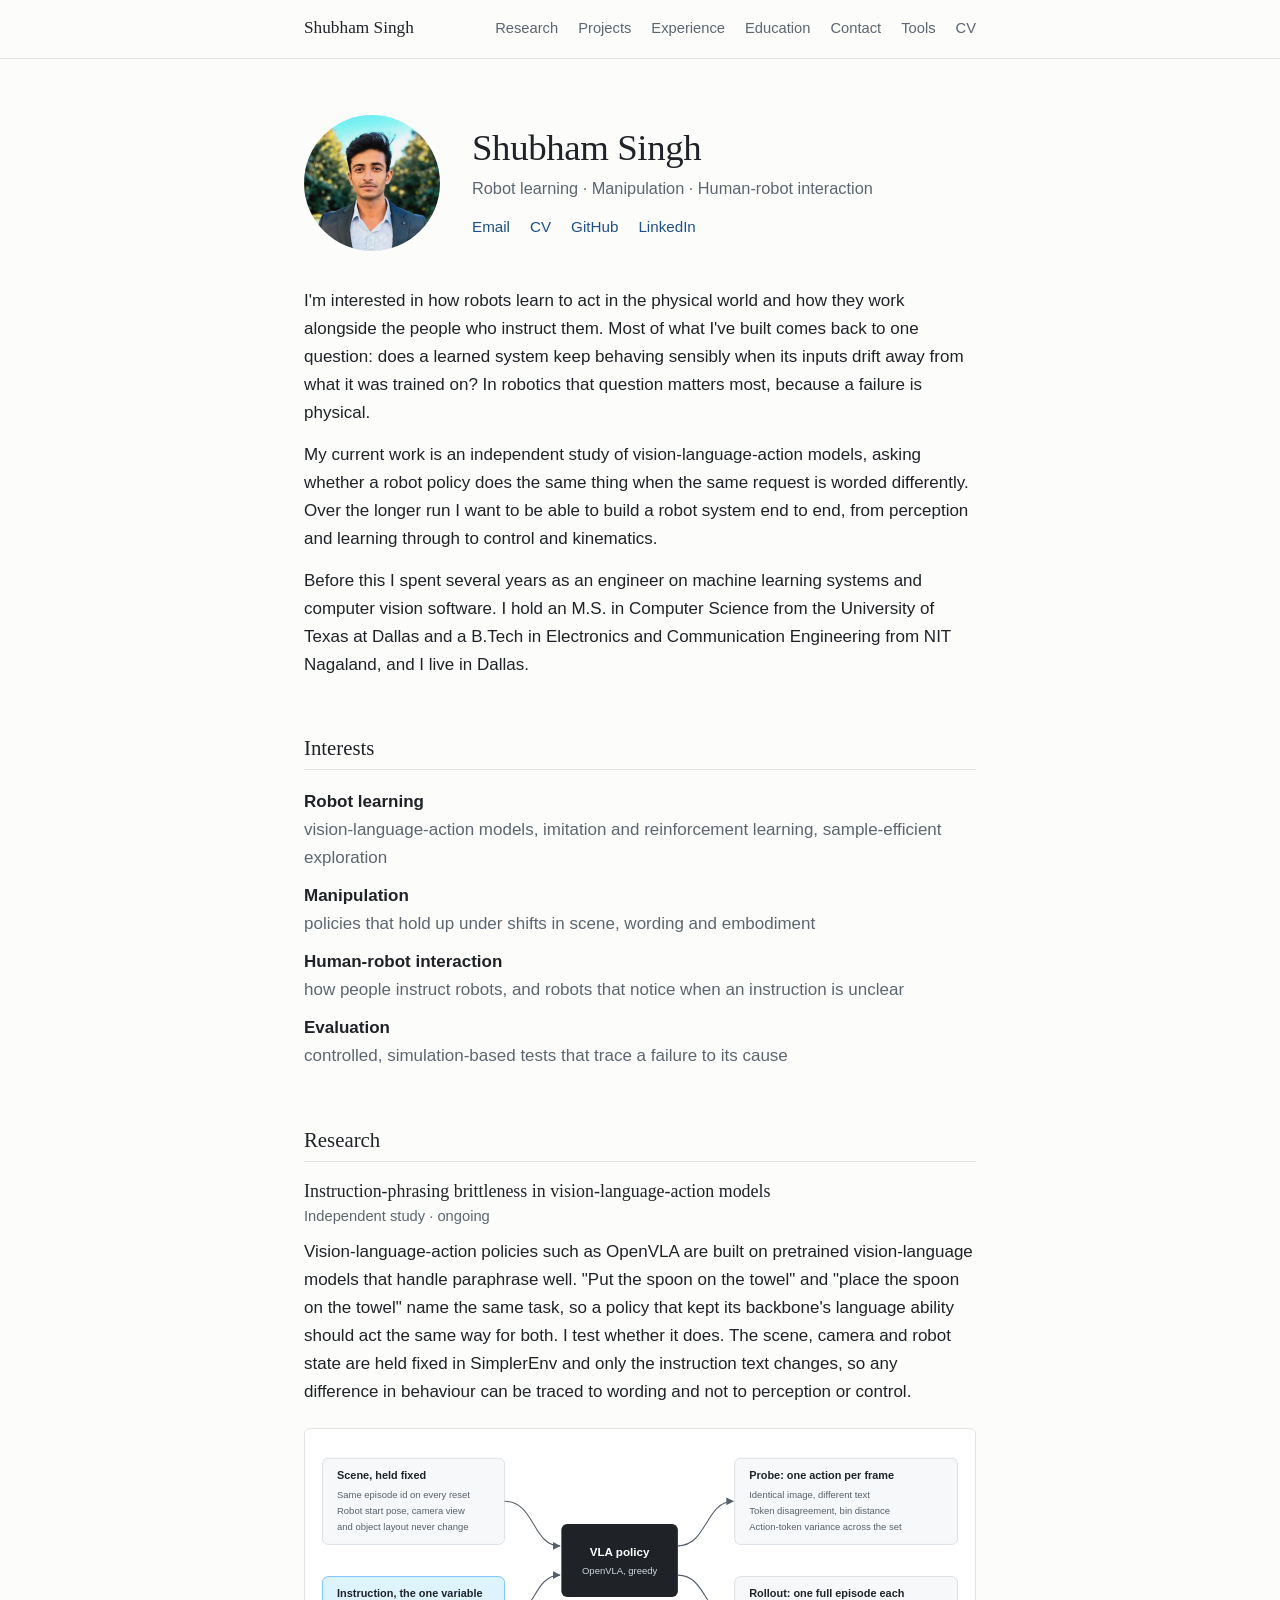
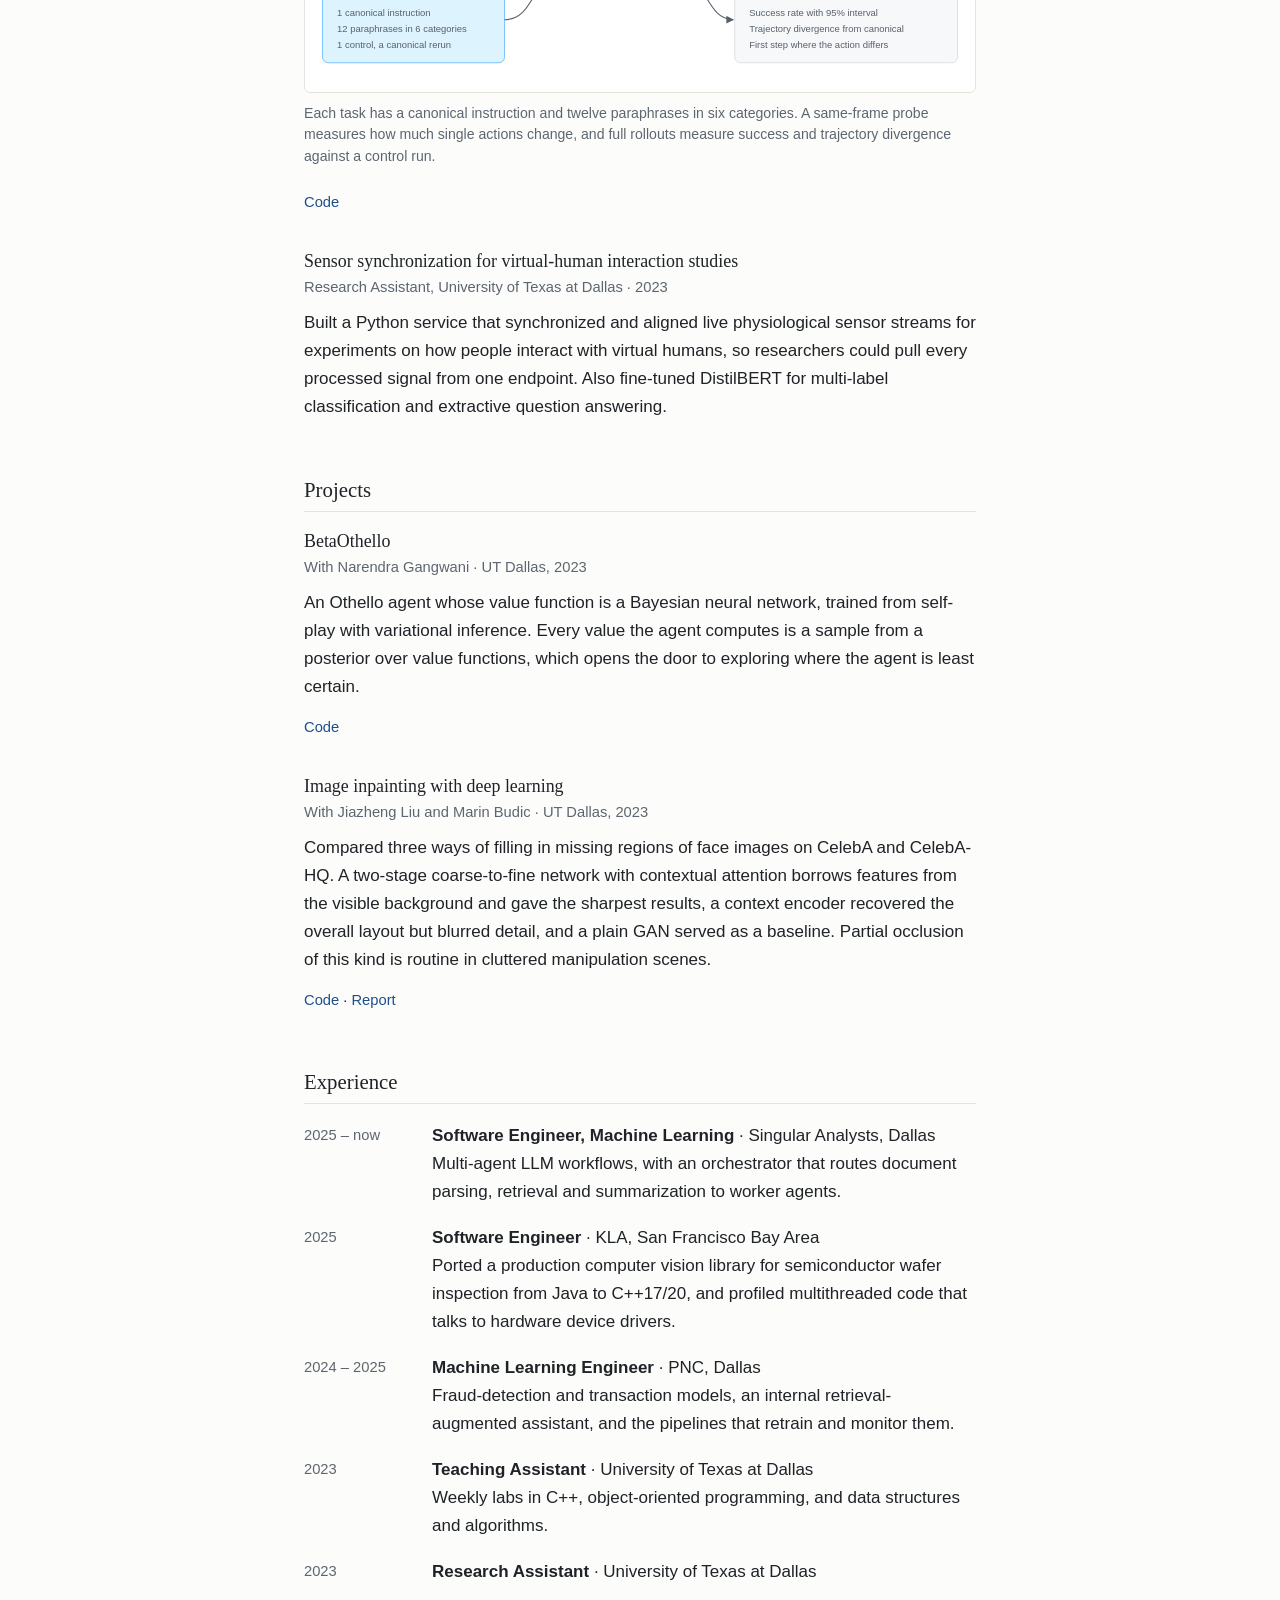
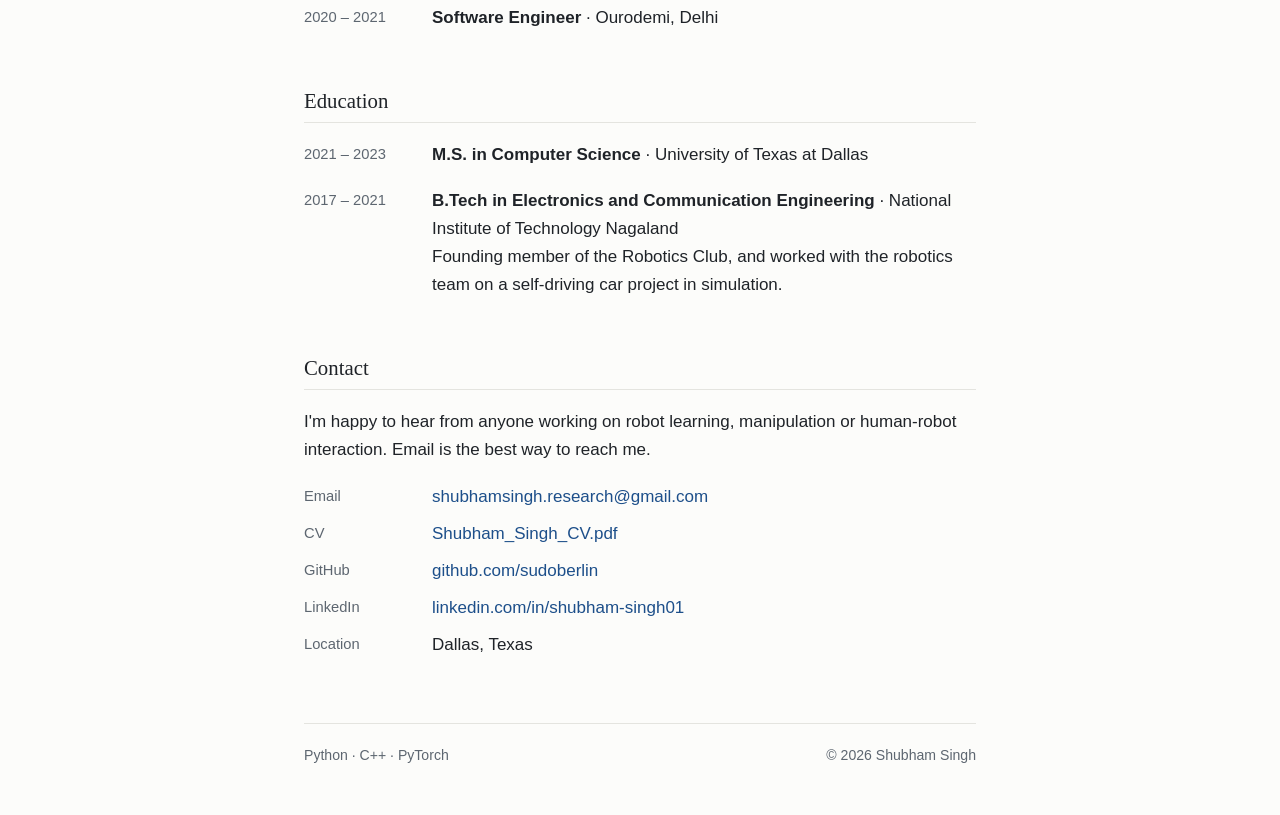
<file: index.html>
<!DOCTYPE html>
<html lang="en">
<head>
  <meta charset="utf-8">
  <meta name="viewport" content="width=device-width, initial-scale=1">
  <title>Shubham Singh</title>
  <meta name="description" content="Shubham Singh. Robot learning, manipulation and human-robot interaction. Independent research on how vision-language-action policies respond to reworded instructions.">
  <meta name="author" content="Shubham Singh">
  <meta property="og:title" content="Shubham Singh">
  <meta property="og:description" content="Robot learning, manipulation and human-robot interaction.">
  <meta property="og:type" content="website">
  <meta property="og:url" content="https://sudoberlin.github.io/">
  <meta property="og:image" content="https://sudoberlin.github.io/photo.jpg">
  <link rel="icon" href="favicon.svg" type="image/svg+xml">
  <link rel="stylesheet" href="style.css?v=7">
</head>
<body>
  <nav class="topbar" aria-label="Sections">
    <div class="topbar-inner">
      <a class="brand" href="#top">Shubham Singh</a>
      <div class="sections">
        <a href="#research">Research</a>
        <a href="#projects">Projects</a>
        <a href="#experience">Experience</a>
        <a href="#education">Education</a>
        <a href="#contact">Contact</a>
        <a href="tools/">Tools</a>
        <a class="wide-only" href="https://drive.google.com/file/d/1ckSeyqzKIKbMI1ZPZMiWfEYR6jcXc6MO/view?usp=sharing">CV</a>
      </div>
    </div>
  </nav>
  <main id="top">

    <header class="intro">
      <img class="portrait" src="photo.jpg?v=3" alt="Shubham Singh" width="160" height="160">
      <div>
        <h1>Shubham Singh</h1>
        <p class="tagline">Robot learning &middot; Manipulation &middot; Human-robot interaction</p>
        <nav class="links" aria-label="Contact and profiles">
          <a href="mailto:shubhamsingh.research@gmail.com">Email</a>
          <a href="https://drive.google.com/file/d/1ckSeyqzKIKbMI1ZPZMiWfEYR6jcXc6MO/view?usp=sharing">CV</a>
          <a href="https://github.com/sudoberlin">GitHub</a>
          <a href="https://www.linkedin.com/in/shubham-singh01">LinkedIn</a>
        </nav>
      </div>
    </header>

    <section class="about">
      <p>I'm interested in how robots learn to act in the physical world and how they work alongside the people who instruct them. Most of what I've built comes back to one question: does a learned system keep behaving sensibly when its inputs drift away from what it was trained on? In robotics that question matters most, because a failure is physical.</p>
      <p>My current work is an independent study of vision-language-action models, asking whether a robot policy does the same thing when the same request is worded differently. Over the longer run I want to be able to build a robot system end to end, from perception and learning through to control and kinematics.</p>
      <p>Before this I spent several years as an engineer on machine learning systems and computer vision software. I hold an M.S. in Computer Science from the University of Texas at Dallas and a B.Tech in Electronics and Communication Engineering from NIT Nagaland, and I live in Dallas.</p>
    </section>

    <section id="interests">
      <h2>Interests</h2>
      <ul class="interests">
        <li><span>Robot learning</span> vision-language-action models, imitation and reinforcement learning, sample-efficient exploration</li>
        <li><span>Manipulation</span> policies that hold up under shifts in scene, wording and embodiment</li>
        <li><span>Human-robot interaction</span> how people instruct robots, and robots that notice when an instruction is unclear</li>
        <li><span>Evaluation</span> controlled, simulation-based tests that trace a failure to its cause</li>
      </ul>
    </section>

    <section id="research">
      <h2>Research</h2>

      <article class="item">
        <h3><a href="https://github.com/sudoberlin/vla-phrasing-brittleness">Instruction-phrasing brittleness in vision-language-action models</a></h3>
        <p class="meta">Independent study &middot; ongoing</p>
        <p>Vision-language-action policies such as OpenVLA are built on pretrained vision-language models that handle paraphrase well. "Put the spoon on the towel" and "place the spoon on the towel" name the same task, so a policy that kept its backbone's language ability should act the same way for both. I test whether it does. The scene, camera and robot state are held fixed in SimplerEnv and only the instruction text changes, so any difference in behaviour can be traced to wording and not to perception or control.</p>
        <figure>
          <img src="vla-method.svg" alt="The scene is held fixed and only the instruction changes. The policy is measured per frame and over full episodes." loading="lazy">
          <figcaption>Each task has a canonical instruction and twelve paraphrases in six categories. A same-frame probe measures how much single actions change, and full rollouts measure success and trajectory divergence against a control run.</figcaption>
        </figure>
        <p class="item-links"><a href="https://github.com/sudoberlin/vla-phrasing-brittleness">Code</a></p>
      </article>

      <article class="item">
        <h3>Sensor synchronization for virtual-human interaction studies</h3>
        <p class="meta">Research Assistant, University of Texas at Dallas &middot; 2023</p>
        <p>Built a Python service that synchronized and aligned live physiological sensor streams for experiments on how people interact with virtual humans, so researchers could pull every processed signal from one endpoint. Also fine-tuned DistilBERT for multi-label classification and extractive question answering.</p>
      </article>
    </section>

    <section id="projects">
      <h2>Projects</h2>

      <article class="item">
        <h3><a href="https://github.com/sudoberlin/BetaOthello">BetaOthello</a></h3>
        <p class="meta">With Narendra Gangwani &middot; UT Dallas, 2023</p>
        <p>An Othello agent whose value function is a Bayesian neural network, trained from self-play with variational inference. Every value the agent computes is a sample from a posterior over value functions, which opens the door to exploring where the agent is least certain.</p>
        <p class="item-links"><a href="https://github.com/sudoberlin/BetaOthello">Code</a></p>
      </article>

      <article class="item">
        <h3><a href="https://github.com/sudoberlin/image-inpainting">Image inpainting with deep learning</a></h3>
        <p class="meta">With Jiazheng Liu and Marin Budic &middot; UT Dallas, 2023</p>
        <p>Compared three ways of filling in missing regions of face images on CelebA and CelebA-HQ. A two-stage coarse-to-fine network with contextual attention borrows features from the visible background and gave the sharpest results, a context encoder recovered the overall layout but blurred detail, and a plain GAN served as a baseline. Partial occlusion of this kind is routine in cluttered manipulation scenes.</p>
        <p class="item-links"><a href="https://github.com/sudoberlin/image-inpainting">Code</a> &middot; <a href="https://github.com/sudoberlin/image-inpainting/blob/main/report/FinalReport.pdf">Report</a></p>
      </article>
    </section>

    <section id="experience">
      <h2>Experience</h2>
      <ul class="timeline">
        <li>
          <div class="when">2025 &ndash; now</div>
          <div><strong>Software Engineer, Machine Learning</strong> &middot; Singular Analysts, Dallas<br>
          Multi-agent LLM workflows, with an orchestrator that routes document parsing, retrieval and summarization to worker agents.</div>
        </li>
        <li>
          <div class="when">2025</div>
          <div><strong>Software Engineer</strong> &middot; KLA, San Francisco Bay Area<br>
          Ported a production computer vision library for semiconductor wafer inspection from Java to C++17/20, and profiled multithreaded code that talks to hardware device drivers.</div>
        </li>
        <li>
          <div class="when">2024 &ndash; 2025</div>
          <div><strong>Machine Learning Engineer</strong> &middot; PNC, Dallas<br>
          Fraud-detection and transaction models, an internal retrieval-augmented assistant, and the pipelines that retrain and monitor them.</div>
        </li>
        <li>
          <div class="when">2023</div>
          <div><strong>Teaching Assistant</strong> &middot; University of Texas at Dallas<br>
          Weekly labs in C++, object-oriented programming, and data structures and algorithms.</div>
        </li>
        <li>
          <div class="when">2023</div>
          <div><strong>Research Assistant</strong> &middot; University of Texas at Dallas</div>
        </li>
        <li>
          <div class="when">2020 &ndash; 2021</div>
          <div><strong>Software Engineer</strong> &middot; Ourodemi, Delhi</div>
        </li>
      </ul>
    </section>

    <section id="education">
      <h2>Education</h2>
      <ul class="timeline">
        <li>
          <div class="when">2021 &ndash; 2023</div>
          <div><strong>M.S. in Computer Science</strong> &middot; University of Texas at Dallas</div>
        </li>
        <li>
          <div class="when">2017 &ndash; 2021</div>
          <div><strong>B.Tech in Electronics and Communication Engineering</strong> &middot; National Institute of Technology Nagaland<br>
          Founding member of the Robotics Club, and worked with the robotics team on a self-driving car project in simulation.</div>
        </li>
      </ul>
    </section>

    <section id="contact">
      <h2>Contact</h2>
      <p>I'm happy to hear from anyone working on robot learning, manipulation or human-robot interaction. Email is the best way to reach me.</p>
      <ul class="contact">
        <li><span>Email</span><a href="mailto:shubhamsingh.research@gmail.com">shubhamsingh.research@gmail.com</a></li>
        <li><span>CV</span><a href="https://drive.google.com/file/d/1ckSeyqzKIKbMI1ZPZMiWfEYR6jcXc6MO/view?usp=sharing">Shubham_Singh_CV.pdf</a></li>
        <li><span>GitHub</span><a href="https://github.com/sudoberlin">github.com/sudoberlin</a></li>
        <li><span>LinkedIn</span><a href="https://www.linkedin.com/in/shubham-singh01">linkedin.com/in/shubham-singh01</a></li>
        <li><span>Location</span>Dallas, Texas</li>
      </ul>
    </section>

    <footer>
      <p>Python &middot; C++ &middot; PyTorch</p>
      <p>&copy; 2026 Shubham Singh</p>
    </footer>

  </main>
</body>
</html>
</file>
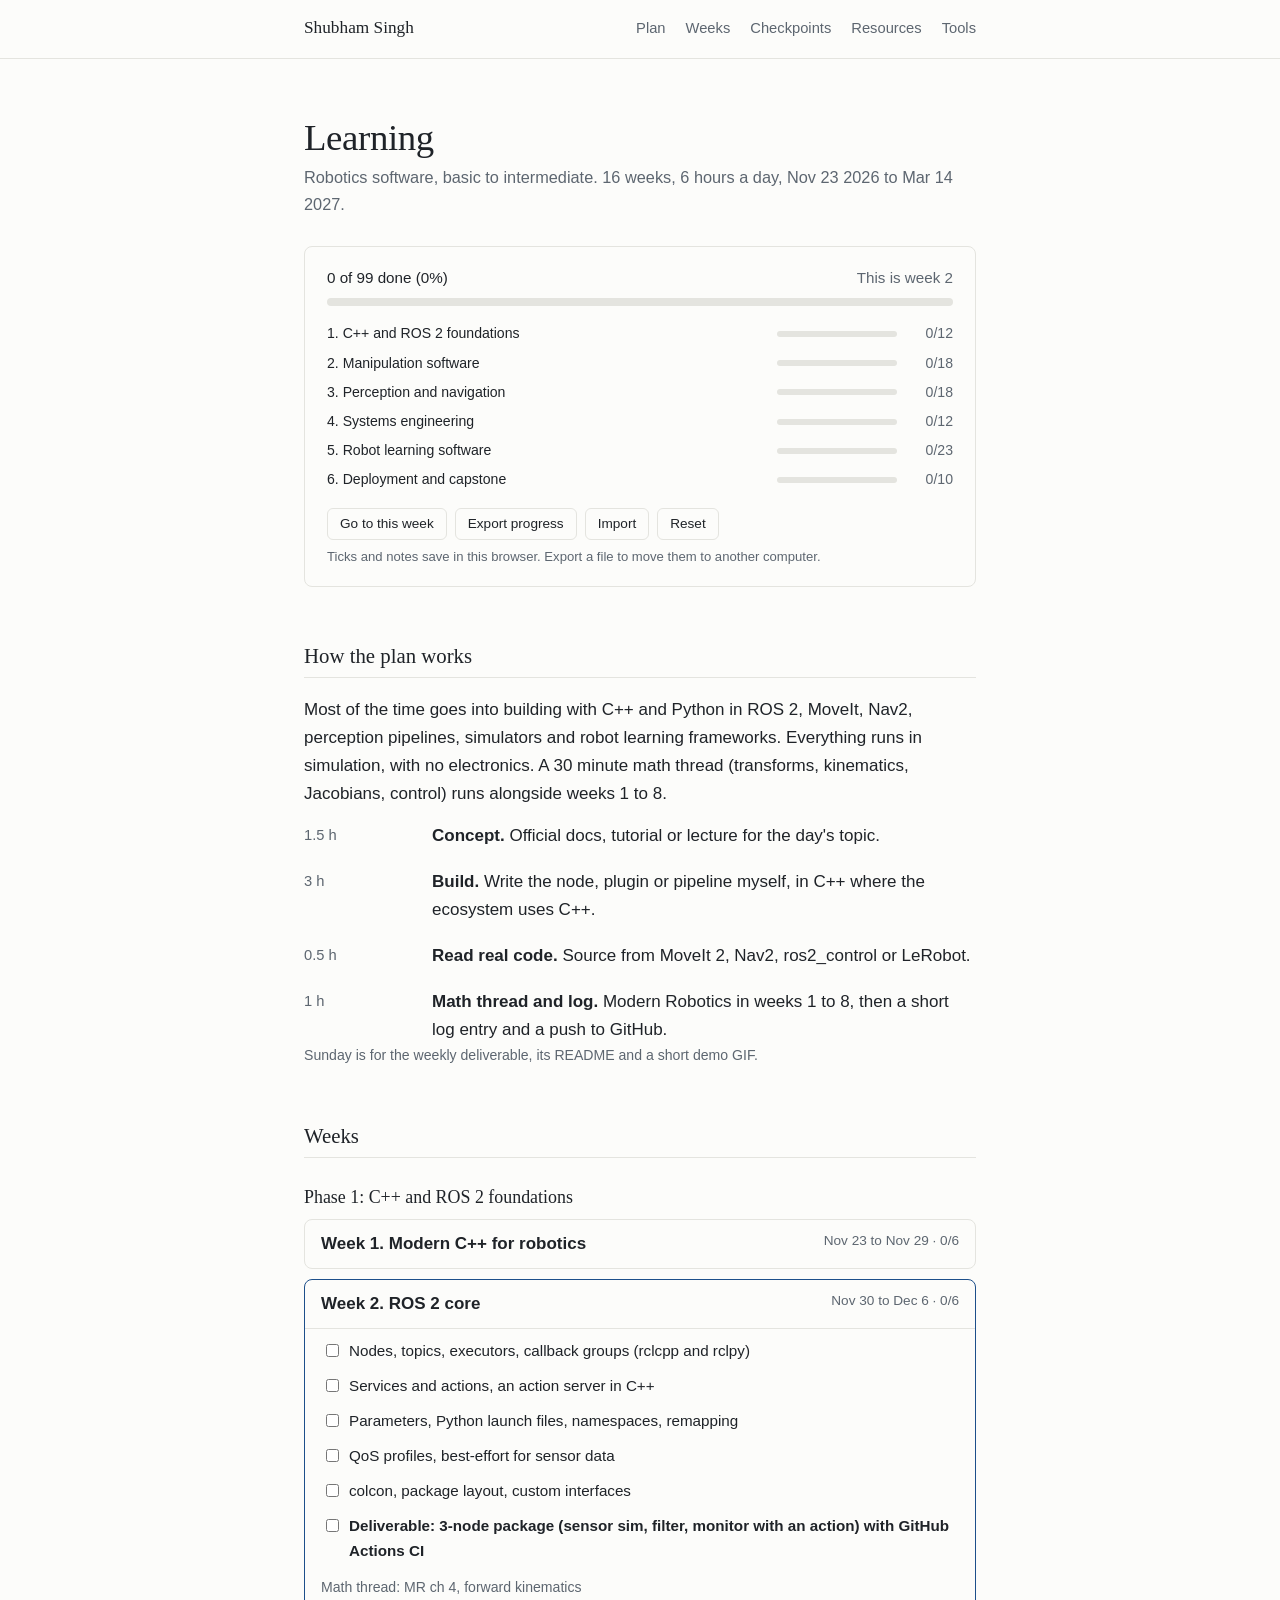
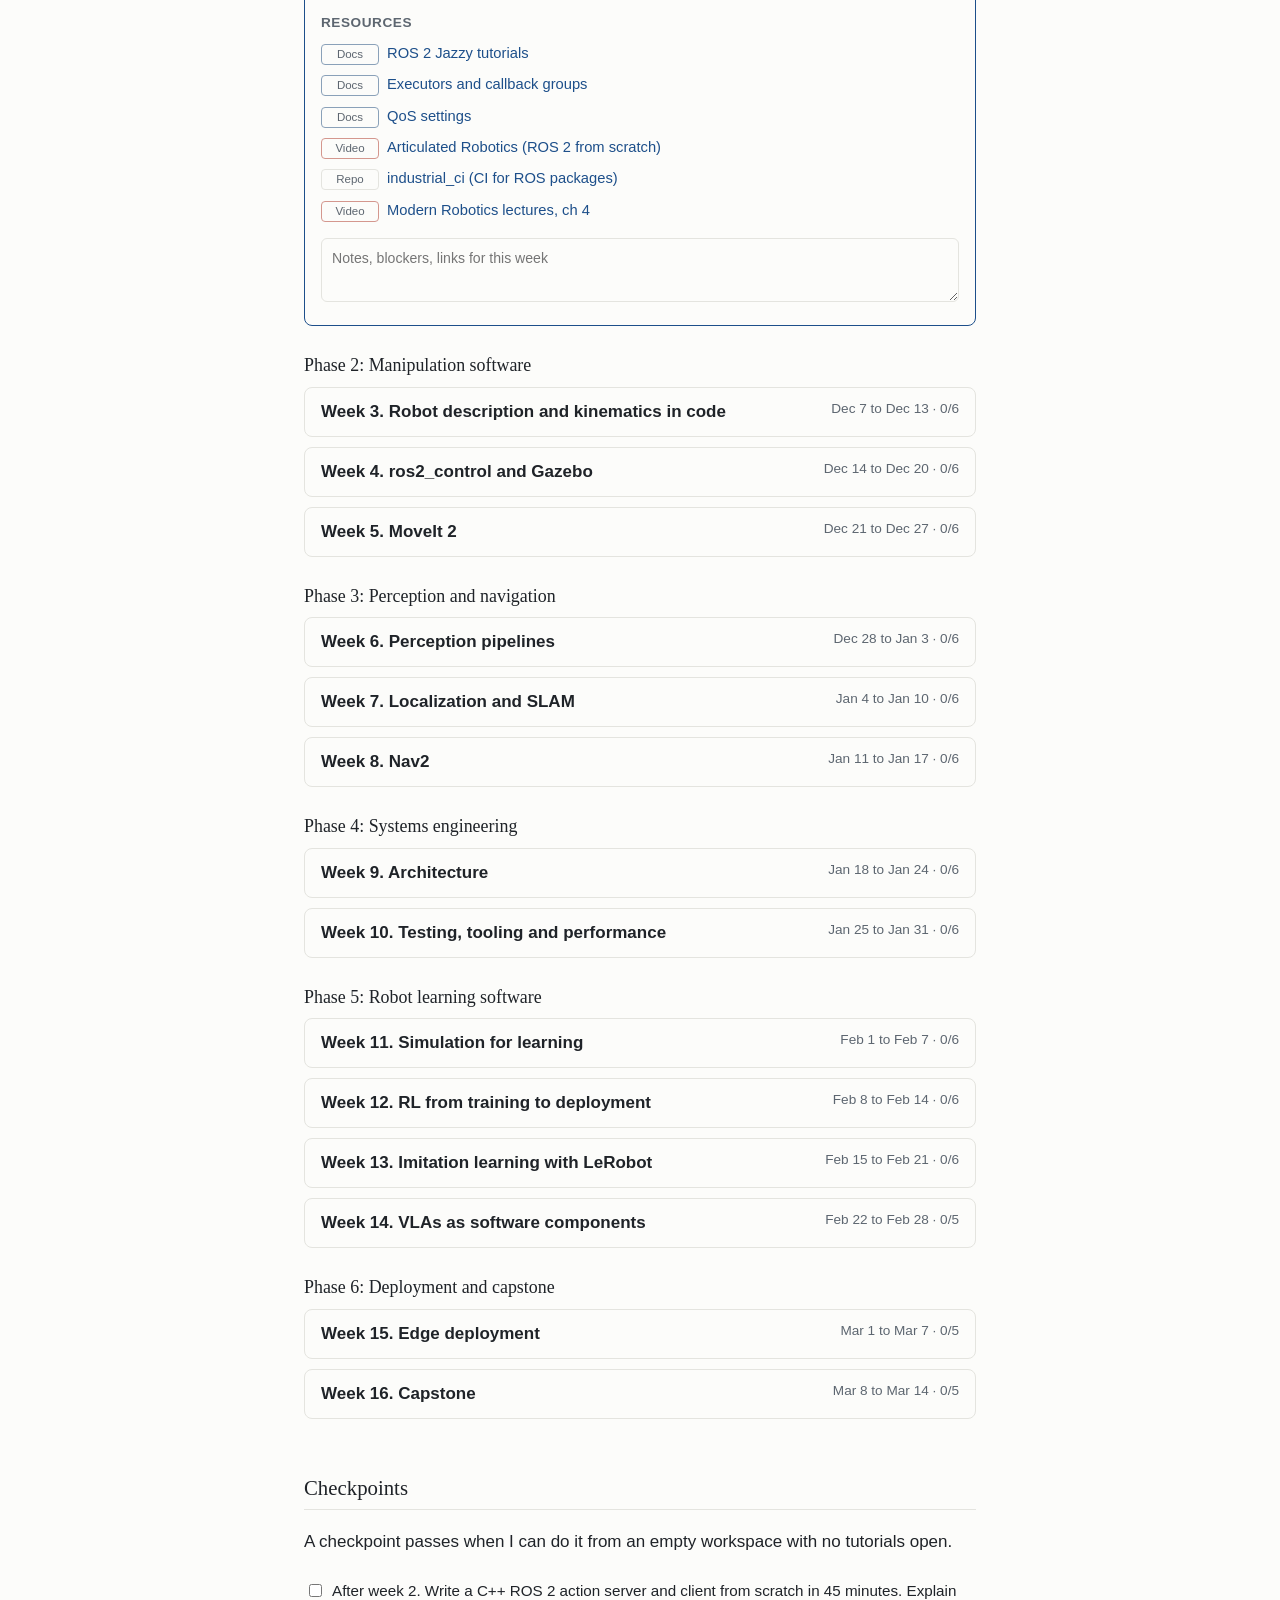
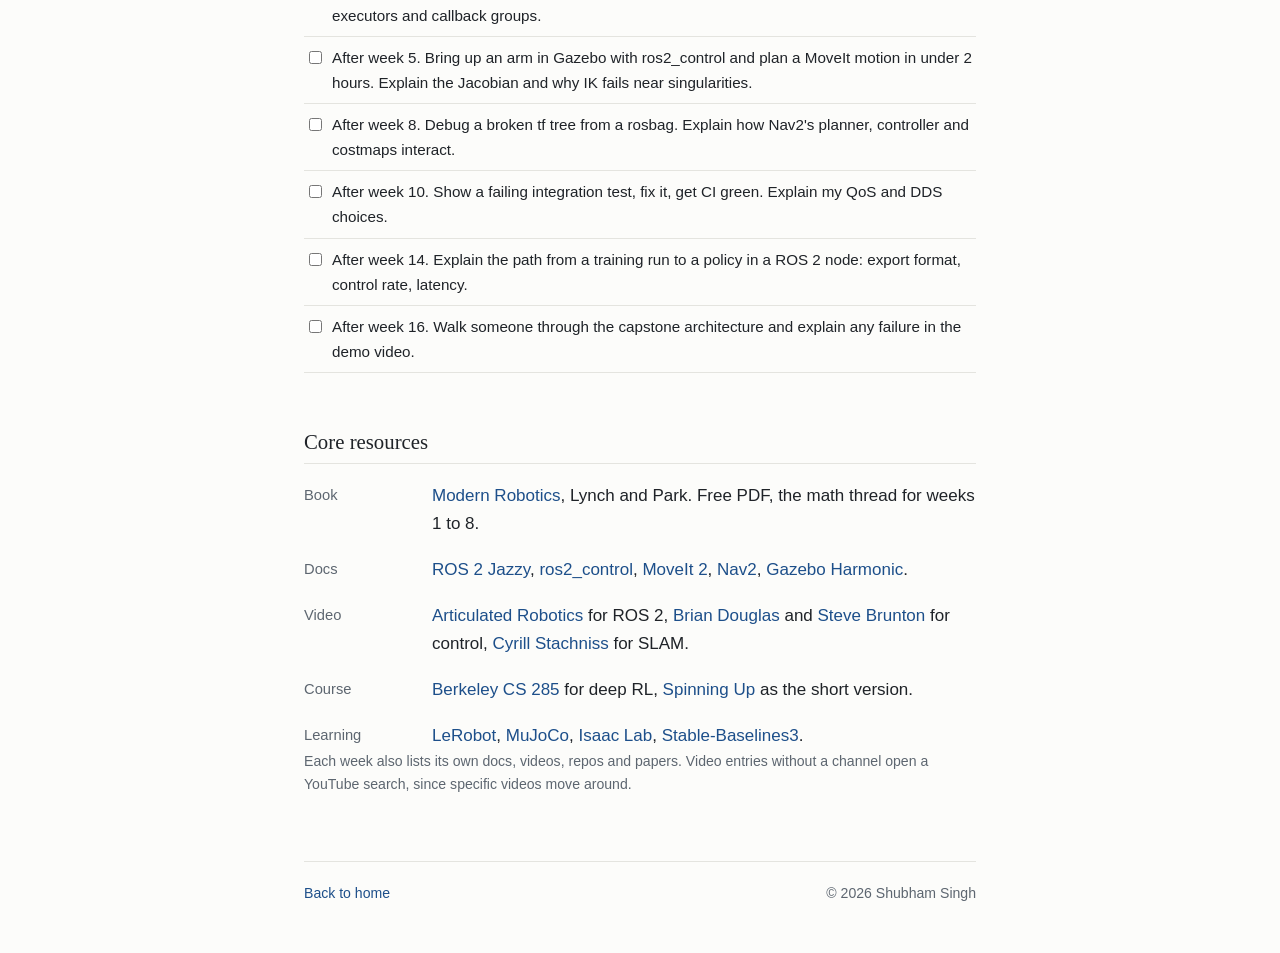
<file: learning/index.html>
<!DOCTYPE html>
<html lang="en">
<head>
  <meta charset="utf-8">
  <meta name="viewport" content="width=device-width, initial-scale=1">
  <title>Learning &middot; Shubham Singh</title>
  <meta name="robots" content="noindex, nofollow">
  <meta name="author" content="Shubham Singh">
  <link rel="icon" href="../favicon.svg" type="image/svg+xml">
  <link rel="stylesheet" href="../style.css?v=7">
</head>
<body>
  <nav class="topbar" aria-label="Sections">
    <div class="topbar-inner">
      <a class="brand" href="../">Shubham Singh</a>
      <div class="sections">
        <a href="#plan">Plan</a>
        <a href="#weeks">Weeks</a>
        <a href="#checkpoints">Checkpoints</a>
        <a href="#resources">Resources</a>
        <a href="../tools/">Tools</a>
      </div>
    </div>
  </nav>
  <main>

    <header>
      <h1>Learning</h1>
      <p class="tagline">Robotics software, basic to intermediate. 16 weeks, 6 hours a day, Nov 23 2026 to Mar 14 2027.</p>
    </header>

    <section class="progress-panel" aria-label="Progress">
      <div class="progress-head">
        <span id="overall-label">0 of 0 done</span>
        <span id="current-week" class="muted"></span>
      </div>
      <div class="bar" role="progressbar" aria-labelledby="overall-label"><span id="overall-bar"></span></div>
      <ul id="phase-progress" class="phase-progress"></ul>
      <p class="progress-tools">
        <button type="button" id="jump">Go to this week</button>
        <button type="button" id="export">Export progress</button>
        <label class="import-label">Import<input type="file" id="import" accept="application/json" hidden></label>
        <button type="button" id="reset" class="danger">Reset</button>
      </p>
      <p class="note">Ticks and notes save in this browser. Export a file to move them to another computer.</p>
    </section>

    <section id="plan">
      <h2>How the plan works</h2>
      <p>Most of the time goes into building with C++ and Python in ROS 2, MoveIt, Nav2, perception pipelines, simulators and robot learning frameworks. Everything runs in simulation, with no electronics. A 30 minute math thread (transforms, kinematics, Jacobians, control) runs alongside weeks 1 to 8.</p>
      <ul class="timeline">
        <li><span class="when">1.5 h</span><div><strong>Concept.</strong> Official docs, tutorial or lecture for the day's topic.</div></li>
        <li><span class="when">3 h</span><div><strong>Build.</strong> Write the node, plugin or pipeline myself, in C++ where the ecosystem uses C++.</div></li>
        <li><span class="when">0.5 h</span><div><strong>Read real code.</strong> Source from MoveIt 2, Nav2, ros2_control or LeRobot.</div></li>
        <li><span class="when">1 h</span><div><strong>Math thread and log.</strong> Modern Robotics in weeks 1 to 8, then a short log entry and a push to GitHub.</div></li>
      </ul>
      <p class="muted small">Sunday is for the weekly deliverable, its README and a short demo GIF.</p>
    </section>

    <section id="weeks">
      <h2>Weeks</h2>
      <div id="week-list"></div>
    </section>

    <section id="checkpoints">
      <h2>Checkpoints</h2>
      <p>A checkpoint passes when I can do it from an empty workspace with no tutorials open.</p>
      <div id="checkpoint-list"></div>
    </section>

    <section id="resources">
      <h2>Core resources</h2>
      <ul class="timeline">
        <li><span class="when">Book</span><div><a href="https://hades.mech.northwestern.edu/index.php/Modern_Robotics">Modern Robotics</a>, Lynch and Park. Free PDF, the math thread for weeks 1 to 8.</div></li>
        <li><span class="when">Docs</span><div><a href="https://docs.ros.org/en/jazzy/">ROS 2 Jazzy</a>, <a href="https://control.ros.org/jazzy/index.html">ros2_control</a>, <a href="https://moveit.picknik.ai/main/index.html">MoveIt 2</a>, <a href="https://docs.nav2.org/jazzy/">Nav2</a>, <a href="https://gazebosim.org/docs/harmonic/getstarted/">Gazebo Harmonic</a>.</div></li>
        <li><span class="when">Video</span><div><a href="https://www.youtube.com/@ArticulatedRobotics">Articulated Robotics</a> for ROS 2, <a href="https://www.youtube.com/@BrianDouglas">Brian Douglas</a> and <a href="https://www.youtube.com/@Eigensteve">Steve Brunton</a> for control, <a href="https://www.youtube.com/@CyrillStachniss">Cyrill Stachniss</a> for SLAM.</div></li>
        <li><span class="when">Course</span><div><a href="https://rail.eecs.berkeley.edu/deeprlcourse/">Berkeley CS 285</a> for deep RL, <a href="https://spinningup.openai.com/">Spinning Up</a> as the short version.</div></li>
        <li><span class="when">Learning</span><div><a href="https://huggingface.co/docs/lerobot">LeRobot</a>, <a href="https://mujoco.readthedocs.io/">MuJoCo</a>, <a href="https://isaac-sim.github.io/IsaacLab/">Isaac Lab</a>, <a href="https://stable-baselines3.readthedocs.io/">Stable-Baselines3</a>.</div></li>
      </ul>
      <p class="muted small">Each week also lists its own docs, videos, repos and papers. Video entries without a channel open a YouTube search, since specific videos move around.</p>
    </section>

    <footer>
      <p><a href="../">Back to home</a></p>
      <p>&copy; 2026 Shubham Singh</p>
    </footer>

  </main>

  <script>
  (function () {
    var START = new Date(2026, 10, 23); // Mon Nov 23 2026

    var PHASES = [
      { name: "C++ and ROS 2 foundations", weeks: [1, 2] },
      { name: "Manipulation software", weeks: [3, 4, 5] },
      { name: "Perception and navigation", weeks: [6, 7, 8] },
      { name: "Systems engineering", weeks: [9, 10] },
      { name: "Robot learning software", weeks: [11, 12, 13, 14] },
      { name: "Deployment and capstone", weeks: [15, 16] }
    ];

    var WEEKS = [
      { n: 1, res: [{"t": "Docs", "l": "learncpp.com (modern C++ refresher)", "u": "https://www.learncpp.com/"}, {"t": "Docs", "l": "CMake official tutorial", "u": "https://cmake.org/cmake/help/latest/guide/tutorial/index.html"}, {"t": "Docs", "l": "Eigen geometry module", "u": "https://eigen.tuxfamily.org/dox/group__TutorialGeometry.html"}, {"t": "Docs", "l": "GoogleTest primer", "u": "https://google.github.io/googletest/primer.html"}, {"t": "Video", "l": "CppCon Back to Basics talks", "u": "https://www.youtube.com/results?search_query=CppCon+Back+to+Basics"}, {"t": "Book", "l": "Modern Robotics ch 3 (free PDF)", "u": "https://hades.mech.northwestern.edu/index.php/Modern_Robotics"}, {"t": "Video", "l": "Modern Robotics lectures, Kevin Lynch", "u": "https://www.youtube.com/results?search_query=Modern+Robotics+Kevin+Lynch+chapter+3"}], title: "Modern C++ for robotics", math: "MR ch 3, rigid-body motion",
        items: ["C++17 refresh: RAII, smart pointers, move semantics, optional and variant",
                "Templates and lambdas, the parts ROS 2 code uses",
                "CMake targets, find_package, install rules, gtest",
                "Eigen: Isometry3d, Quaterniond, aliasing and alignment pitfalls",
                "Threads, mutexes, atomics, no allocation in real-time loops"],
        deliverable: "SE(3) library in C++ (compose, invert, exp/log, interpolation), tested against Python modern_robotics" },
      { n: 2, res: [{"t": "Docs", "l": "ROS 2 Jazzy tutorials", "u": "https://docs.ros.org/en/jazzy/Tutorials.html"}, {"t": "Docs", "l": "Executors and callback groups", "u": "https://docs.ros.org/en/jazzy/Concepts/Intermediate/About-Executors.html"}, {"t": "Docs", "l": "QoS settings", "u": "https://docs.ros.org/en/jazzy/Concepts/Intermediate/About-Quality-of-Service-Settings.html"}, {"t": "Video", "l": "Articulated Robotics (ROS 2 from scratch)", "u": "https://www.youtube.com/@ArticulatedRobotics"}, {"t": "Repo", "l": "industrial_ci (CI for ROS packages)", "u": "https://github.com/ros-industrial/industrial_ci"}, {"t": "Video", "l": "Modern Robotics lectures, ch 4", "u": "https://www.youtube.com/results?search_query=Modern+Robotics+Kevin+Lynch+forward+kinematics"}], title: "ROS 2 core", math: "MR ch 4, forward kinematics",
        items: ["Nodes, topics, executors, callback groups (rclcpp and rclpy)",
                "Services and actions, an action server in C++",
                "Parameters, Python launch files, namespaces, remapping",
                "QoS profiles, best-effort for sensor data",
                "colcon, package layout, custom interfaces"],
        deliverable: "3-node package (sensor sim, filter, monitor with an action) with GitHub Actions CI" },
      { n: 3, res: [{"t": "Docs", "l": "URDF tutorials", "u": "https://docs.ros.org/en/jazzy/Tutorials/Intermediate/URDF/URDF-Main.html"}, {"t": "Docs", "l": "tf2 tutorials", "u": "https://docs.ros.org/en/jazzy/Tutorials/Intermediate/Tf2/Tf2-Main.html"}, {"t": "Docs", "l": "Pinocchio docs", "u": "https://stack-of-tasks.github.io/pinocchio/"}, {"t": "Video", "l": "Articulated Robotics on URDF", "u": "https://www.youtube.com/results?search_query=Articulated+Robotics+URDF"}, {"t": "Video", "l": "Modern Robotics lectures, Jacobians and IK", "u": "https://www.youtube.com/results?search_query=Modern+Robotics+Kevin+Lynch+inverse+kinematics"}], title: "Robot description and kinematics in code", math: "MR ch 5-6, Jacobians and IK",
        items: ["URDF and xacro: links, joints, inertia, collision vs visual",
                "robot_state_publisher, tf2 listeners and broadcasters in C++",
                "KDL and Pinocchio: FK and Jacobians from a URDF",
                "Numerical IK, damped least squares, KDL vs TRAC-IK",
                "Read robot_state_publisher source"],
        deliverable: "6-DOF arm URDF and my own IK node, checked against Pinocchio" },
      { n: 4, res: [{"t": "Docs", "l": "ros2_control docs", "u": "https://control.ros.org/jazzy/index.html"}, {"t": "Repo", "l": "ros2_control_demos", "u": "https://github.com/ros-controls/ros2_control_demos"}, {"t": "Docs", "l": "Gazebo Harmonic getting started", "u": "https://gazebosim.org/docs/harmonic/getstarted/"}, {"t": "Video", "l": "Brian Douglas on PID and control", "u": "https://www.youtube.com/@BrianDouglas"}, {"t": "Video", "l": "Articulated Robotics on ros2_control", "u": "https://www.youtube.com/results?search_query=Articulated+Robotics+ros2_control"}], title: "ros2_control and Gazebo", math: "MR ch 11.1-11.4, joint control",
        items: ["ros2_control architecture, hardware interfaces, controller manager",
                "Gazebo Harmonic + gz_ros2_control, spawn the arm",
                "joint_trajectory_controller, sending trajectories from code",
                "PID in a control loop: gains, rates, jitter",
                "Controller plugin in C++ with pluginlib"],
        deliverable: "Custom PD + gravity compensation controller plugin in Gazebo, with step-response plots" },
      { n: 5, res: [{"t": "Docs", "l": "MoveIt 2 tutorials", "u": "https://moveit.picknik.ai/main/index.html"}, {"t": "Docs", "l": "Pick and place with MoveIt Task Constructor", "u": "https://moveit.picknik.ai/main/doc/tutorials/pick_and_place_with_moveit_task_constructor/pick_and_place_with_moveit_task_constructor.html"}, {"t": "Docs", "l": "OMPL planners", "u": "https://ompl.kavrakilab.org/"}, {"t": "Video", "l": "MoveIt 2 tutorials and ROSCon talks", "u": "https://www.youtube.com/results?search_query=MoveIt+2+tutorial"}], title: "MoveIt 2", math: "MR ch 9-10 skim, trajectories and planning",
        items: ["MoveIt architecture, SRDF, Setup Assistant",
                "Planning scene, collision objects, MoveGroupInterface in C++",
                "OMPL planners (RRT-Connect, PRM) and their settings",
                "Cartesian paths, time parameterization, MoveIt Servo",
                "MoveIt Task Constructor"],
        deliverable: "Pick-and-place of 3 blocks in Gazebo with MTC, robust to block positions" },
      { n: 6, res: [{"t": "Docs", "l": "OpenCV camera calibration", "u": "https://docs.opencv.org/4.x/dc/dbb/tutorial_py_calibration.html"}, {"t": "Docs", "l": "Open3D docs", "u": "https://www.open3d.org/docs/release/"}, {"t": "Docs", "l": "ONNX Runtime C++ API", "u": "https://onnxruntime.ai/docs/get-started/with-cpp.html"}, {"t": "Repo", "l": "apriltag_ros", "u": "https://github.com/christianrauch/apriltag_ros"}, {"t": "Video", "l": "First Principles of Computer Vision (Shree Nayar)", "u": "https://www.youtube.com/@firstprinciplesofcomputerv3258"}], title: "Perception pipelines", math: "Camera model and projection",
        items: ["image_transport, cv_bridge, camera_info, calibration",
                "Depth to point cloud, PCL/Open3D filtering, plane segmentation",
                "AprilTag detection, hand-eye calibration",
                "YOLO or segmentation in a C++ node with ONNX Runtime",
                "message_filters sync, latency measurement"],
        deliverable: "Node that detects objects, publishes 3D poses on tf and feeds the week-5 pick-and-place" },
      { n: 7, res: [{"t": "Repo", "l": "robot_localization", "u": "https://github.com/cra-ros-pkg/robot_localization"}, {"t": "Repo", "l": "slam_toolbox", "u": "https://github.com/SteveMacenski/slam_toolbox"}, {"t": "Docs", "l": "Nav2 with SLAM tutorial", "u": "https://docs.nav2.org/jazzy/tutorials/general_tutorials/navigation2_with_slam/navigation2_with_slam/"}, {"t": "Book", "l": "Kalman and Bayesian Filters in Python (free notebooks)", "u": "https://github.com/rlabbe/Kalman-and-Bayesian-Filters-in-Python"}, {"t": "Video", "l": "Cyrill Stachniss: SLAM and state estimation", "u": "https://www.youtube.com/@CyrillStachniss"}], title: "Localization and SLAM", math: "Bayes filter and EKF equations",
        items: ["Odometry, IMU, drift",
                "Kalman filter and EKF in code, then robot_localization",
                "Particle filters and AMCL",
                "slam_toolbox mapping, loop closure, saving maps",
                "Read slam_toolbox or robot_localization source"],
        deliverable: "TurtleBot in Gazebo: fused odometry vs ground truth plot, plus a saved map" },
      { n: 8, res: [{"t": "Docs", "l": "Nav2 getting started", "u": "https://docs.nav2.org/jazzy/getting_started/index.html"}, {"t": "Docs", "l": "Writing a Nav2 controller plugin", "u": "https://docs.nav2.org/jazzy/tutorials/plugin_tutorials/writing_new_controller_plugin/writing_new_controller_plugin/"}, {"t": "Video", "l": "Nav2 walkthroughs", "u": "https://www.youtube.com/results?search_query=Nav2+ROS+2+tutorial"}], title: "Nav2", math: "MR ch 13 skim, wheeled robots",
        items: ["Nav2 architecture, lifecycle nodes, BT navigator",
                "Costmaps and layers, inflation",
                "Planners (NavFn, Smac) and controllers (DWB, RPP, MPPI)",
                "Nav2 controller plugin in C++",
                "Waypoint following, recovery behaviors"],
        deliverable: "My own pure-pursuit controller plugin, compared to RPP on the same course" },
      { n: 9, res: [{"t": "Docs", "l": "BehaviorTree.CPP", "u": "https://www.behaviortree.dev/"}, {"t": "Docs", "l": "Managed (lifecycle) nodes design", "u": "https://design.ros2.org/articles/node_lifecycle.html"}, {"t": "Docs", "l": "Node composition tutorial", "u": "https://docs.ros.org/en/jazzy/Tutorials/Intermediate/Composition.html"}, {"t": "Video", "l": "ROSCon talks on behavior trees", "u": "https://www.youtube.com/results?search_query=ROSCon+behavior+trees"}], title: "Architecture", math: "",
        items: ["BehaviorTree.CPP and Groot",
                "State machines vs behavior trees",
                "Lifecycle nodes, startup and shutdown order",
                "Composition, zero-copy, DDS choice and tuning",
                "Error handling, timeouts, watchdogs"],
        deliverable: "Behavior tree that navigates to a table, detects an object and picks it" },
      { n: 10, res: [{"t": "Docs", "l": "Testing in ROS 2", "u": "https://docs.ros.org/en/jazzy/Tutorials/Intermediate/Testing/Testing-Main.html"}, {"t": "Repo", "l": "ros2_tracing", "u": "https://github.com/ros2/ros2_tracing"}, {"t": "Docs", "l": "Foxglove docs", "u": "https://docs.foxglove.dev/"}, {"t": "Video", "l": "ROSCon talks on ROS 2 performance", "u": "https://www.youtube.com/results?search_query=ROSCon+ROS+2+performance+latency"}], title: "Testing, tooling and performance", math: "",
        items: ["gtest, pytest, launch_testing",
                "rosbag2 replay regression tests",
                "Foxglove, RViz, structured logging",
                "ros2_tracing, perf, callback latency, real-time Linux basics",
                "Multi-stage Docker images, devcontainers"],
        deliverable: "Test suite + Docker image for the week-9 system, CI green, latency report" },
      { n: 11, res: [{"t": "Docs", "l": "MuJoCo docs", "u": "https://mujoco.readthedocs.io/"}, {"t": "Repo", "l": "MuJoCo Menagerie (robot models)", "u": "https://github.com/google-deepmind/mujoco_menagerie"}, {"t": "Docs", "l": "Gymnasium: create a custom env", "u": "https://gymnasium.farama.org/introduction/create_custom_env/"}, {"t": "Docs", "l": "Isaac Lab docs", "u": "https://isaac-sim.github.io/IsaacLab/"}], title: "Simulation for learning", math: "",
        items: ["MuJoCo Python API, MJCF, Menagerie",
                "Gymnasium env API, a custom env",
                "Isaac Lab overview, GPU-parallel sim (cloud GPU)",
                "Domain randomization, observation and action design",
                "Vectorized envs, throughput benchmarks"],
        deliverable: "My own Gymnasium env for a Franka push or reach task, with tests" },
      { n: 12, res: [{"t": "Docs", "l": "Stable-Baselines3", "u": "https://stable-baselines3.readthedocs.io/"}, {"t": "Docs", "l": "OpenAI Spinning Up", "u": "https://spinningup.openai.com/"}, {"t": "Course", "l": "Berkeley CS 285 Deep RL", "u": "https://rail.eecs.berkeley.edu/deeprlcourse/"}, {"t": "Video", "l": "CS 285 lectures", "u": "https://www.youtube.com/results?search_query=CS+285+Sergey+Levine+lecture"}, {"t": "Docs", "l": "PyTorch ONNX export", "u": "https://docs.pytorch.org/docs/stable/onnx.html"}, {"t": "Video", "l": "Steve Brunton on control and RL", "u": "https://www.youtube.com/@Eigensteve"}], title: "RL from training to deployment", math: "",
        items: ["PPO and SAC in Stable-Baselines3",
                "Reward design, W&B or TensorBoard logging",
                "Training runs and sweeps on the week-11 env",
                "Export to ONNX or TorchScript",
                "ROS 2 node running the policy at a fixed rate"],
        deliverable: "Trained policy driving the arm in Gazebo through ros2_control" },
      { n: 13, res: [{"t": "Docs", "l": "LeRobot docs", "u": "https://huggingface.co/docs/lerobot"}, {"t": "Repo", "l": "LeRobot", "u": "https://github.com/huggingface/lerobot"}, {"t": "Paper", "l": "ACT / ALOHA", "u": "https://tonyzhaozh.github.io/aloha/"}, {"t": "Paper", "l": "Diffusion Policy", "u": "https://diffusion-policy.cs.columbia.edu/"}, {"t": "Video", "l": "LeRobot tutorials", "u": "https://www.youtube.com/results?search_query=LeRobot+Hugging+Face+tutorial"}], title: "Imitation learning with LeRobot", math: "",
        items: ["Behavior cloning, covariate shift, ACT paper",
                "Diffusion Policy paper, action chunking",
                "LeRobot datasets, recording sim demos",
                "Training ACT and Diffusion Policy",
                "Eval harness: success rate vs number of demos"],
        deliverable: "Results table and plots, policy wrapped in a ROS 2 node" },
      { n: 14, res: [{"t": "Paper", "l": "OpenVLA", "u": "https://openvla.github.io/"}, {"t": "Repo", "l": "OpenVLA code", "u": "https://github.com/openvla/openvla"}, {"t": "Paper", "l": "Octo", "u": "https://octo-models.github.io/"}, {"t": "Paper", "l": "RT-2", "u": "https://robotics-transformer2.github.io/"}, {"t": "Paper", "l": "pi-0 (Physical Intelligence)", "u": "https://www.physicalintelligence.company/blog/pi0"}, {"t": "Docs", "l": "LIBERO benchmark", "u": "https://libero-project.github.io/"}], title: "VLAs as software components", math: "",
        items: ["RT-2, OpenVLA, Octo, pi-0: inputs, outputs, control rates",
                "OpenVLA inference on a cloud GPU (LIBERO or SimplerEnv)",
                "Model serving (FastAPI or gRPC), batching, latency",
                "ROS 2 action server: instruction in, actions streamed out"],
        deliverable: "vla-phrasing-brittleness extended with measured results under paraphrased instructions" },
      { n: 15, res: [{"t": "Docs", "l": "TensorRT docs", "u": "https://docs.nvidia.com/deeplearning/tensorrt/"}, {"t": "Docs", "l": "ONNX Runtime quantization", "u": "https://onnxruntime.ai/docs/performance/model-optimizations/quantization.html"}, {"t": "Docs", "l": "Jetson AI Lab", "u": "https://www.jetson-ai-lab.com/"}], title: "Edge deployment", math: "",
        items: ["Latency budgets: policy loop vs control loop",
                "ONNX Runtime, TensorRT, FP16 and INT8",
                "Jetson-class constraints, multi-arch Docker",
                "Benchmark week-12 and week-13 policies before and after"],
        deliverable: "Write-up with latency and accuracy tables" },
      { n: 16, res: [{"t": "Docs", "l": "Nav2 + MoveIt docs (above)", "u": "https://docs.nav2.org/jazzy/"}, {"t": "Video", "l": "Articulated Robotics (full robot builds)", "u": "https://www.youtube.com/@ArticulatedRobotics"}], title: "Capstone", math: "",
        items: ["Integrate the pieces from weeks 5 to 13",
                "Failure cases, retries, logging",
                "2-minute demo video",
                "README with architecture diagram and results"],
        deliverable: "Mobile manipulator stack in Gazebo, end to end, in Docker with CI, added to this site" }
    ];

    var CHECKPOINTS = [
      { after: 2, text: "Write a C++ ROS 2 action server and client from scratch in 45 minutes. Explain executors and callback groups." },
      { after: 5, text: "Bring up an arm in Gazebo with ros2_control and plan a MoveIt motion in under 2 hours. Explain the Jacobian and why IK fails near singularities." },
      { after: 8, text: "Debug a broken tf tree from a rosbag. Explain how Nav2's planner, controller and costmaps interact." },
      { after: 10, text: "Show a failing integration test, fix it, get CI green. Explain my QoS and DDS choices." },
      { after: 14, text: "Explain the path from a training run to a policy in a ROS 2 node: export format, control rate, latency." },
      { after: 16, text: "Walk someone through the capstone architecture and explain any failure in the demo video." }
    ];

    var KEY = "learning-robotics-v1";
    var state = { done: {}, notes: {} };
    try {
      var saved = JSON.parse(localStorage.getItem(KEY) || "null");
      if (saved && saved.done) state = { done: saved.done, notes: saved.notes || {} };
    } catch (e) {}

    function save() {
      try { localStorage.setItem(KEY, JSON.stringify(state)); } catch (e) {}
    }

    function el(tag, attrs, text) {
      var e = document.createElement(tag);
      if (attrs) for (var k in attrs) e.setAttribute(k, attrs[k]);
      if (text != null) e.textContent = text;
      return e;
    }

    function fmt(d) {
      return d.toLocaleDateString("en-US", { month: "short", day: "numeric" });
    }

    function weekStart(n) {
      var d = new Date(START);
      d.setDate(d.getDate() + (n - 1) * 7);
      return d;
    }

    function currentWeek() {
      var today = new Date();
      today.setHours(0, 0, 0, 0);
      var diff = Math.floor((today - START) / 86400000);
      if (diff < 0) return 0;
      var w = Math.floor(diff / 7) + 1;
      return w > 16 ? 17 : w;
    }

    function idsForWeek(w) {
      var ids = w.items.map(function (_, i) { return "w" + w.n + "-" + i; });
      ids.push("w" + w.n + "-d");
      return ids;
    }

    function checkbox(id, label, extraClass) {
      var row = el("label", { "class": "check" + (extraClass ? " " + extraClass : "") });
      var box = el("input", { type: "checkbox", "data-id": id });
      box.checked = !!state.done[id];
      box.addEventListener("change", function () {
        if (box.checked) state.done[id] = true; else delete state.done[id];
        save();
        refresh();
      });
      row.appendChild(box);
      row.appendChild(el("span", null, label));
      return row;
    }

    function renderWeeks() {
      var list = document.getElementById("week-list");
      var cur = currentWeek();
      PHASES.forEach(function (p, pi) {
        list.appendChild(el("h3", { "class": "phase-title" }, "Phase " + (pi + 1) + ": " + p.name));
        p.weeks.forEach(function (n) {
          var w = WEEKS[n - 1];
          var start = weekStart(n);
          var end = new Date(start); end.setDate(end.getDate() + 6);
          var det = el("details", { "class": "week", id: "week-" + n });
          if (n === cur) { det.open = true; det.classList.add("current"); }
          var sum = el("summary");
          sum.appendChild(el("span", { "class": "week-name" }, "Week " + n + ". " + w.title));
          sum.appendChild(el("span", { "class": "week-meta", "data-week": n }, fmt(start) + " to " + fmt(end)));
          det.appendChild(sum);

          var body = el("div", { "class": "week-body" });
          w.items.forEach(function (t, i) { body.appendChild(checkbox("w" + n + "-" + i, t)); });
          body.appendChild(checkbox("w" + n + "-d", "Deliverable: " + w.deliverable, "deliverable"));
          if (w.math) body.appendChild(el("p", { "class": "muted small math" }, "Math thread: " + w.math));
          if (w.res && w.res.length) {
            body.appendChild(el("p", { "class": "res-title" }, "Resources"));
            var ul = el("ul", { "class": "res" });
            w.res.forEach(function (r) {
              var li = el("li");
              li.appendChild(el("span", { "class": "res-tag tag-" + r.t.toLowerCase() }, r.t));
              li.appendChild(el("a", { href: r.u, target: "_blank", rel: "noopener" }, r.l));
              ul.appendChild(li);
            });
            body.appendChild(ul);
          }

          var notes = el("textarea", { rows: "2", placeholder: "Notes, blockers, links for this week", "aria-label": "Notes for week " + n });
          notes.value = state.notes[n] || "";
          notes.addEventListener("input", function () {
            if (notes.value) state.notes[n] = notes.value; else delete state.notes[n];
            save();
          });
          body.appendChild(notes);
          det.appendChild(body);
          list.appendChild(det);
        });
      });
    }

    function renderCheckpoints() {
      var list = document.getElementById("checkpoint-list");
      CHECKPOINTS.forEach(function (c) {
        list.appendChild(checkbox("cp-" + c.after, "After week " + c.after + ". " + c.text, "checkpoint"));
      });
    }

    function refresh() {
      var all = [];
      WEEKS.forEach(function (w) { all = all.concat(idsForWeek(w)); });
      CHECKPOINTS.forEach(function (c) { all.push("cp-" + c.after); });
      var done = all.filter(function (id) { return state.done[id]; }).length;
      document.getElementById("overall-label").textContent = done + " of " + all.length + " done (" + Math.round(100 * done / all.length) + "%)";
      document.getElementById("overall-bar").style.width = (100 * done / all.length) + "%";

      var cur = currentWeek();
      var cw = document.getElementById("current-week");
      cw.textContent = cur === 0 ? "Starts Nov 23" : cur > 16 ? "Plan period finished" : "This is week " + cur;

      var pp = document.getElementById("phase-progress");
      pp.innerHTML = "";
      PHASES.forEach(function (p, pi) {
        var ids = [];
        p.weeks.forEach(function (n) { ids = ids.concat(idsForWeek(WEEKS[n - 1])); });
        var d = ids.filter(function (id) { return state.done[id]; }).length;
        var li = el("li");
        li.appendChild(el("span", null, (pi + 1) + ". " + p.name));
        var bar = el("span", { "class": "bar small-bar" });
        var fill = el("span"); fill.style.width = (100 * d / ids.length) + "%";
        bar.appendChild(fill);
        li.appendChild(bar);
        li.appendChild(el("span", { "class": "muted count" }, d + "/" + ids.length));
        pp.appendChild(li);
      });

      WEEKS.forEach(function (w) {
        var ids = idsForWeek(w);
        var d = ids.filter(function (id) { return state.done[id]; }).length;
        var meta = document.querySelector('.week-meta[data-week="' + w.n + '"]');
        var start = weekStart(w.n); var end = new Date(start); end.setDate(end.getDate() + 6);
        meta.textContent = fmt(start) + " to " + fmt(end) + " · " + d + "/" + ids.length;
        document.getElementById("week-" + w.n).classList.toggle("complete", d === ids.length);
      });
    }

    function syncBoxes() {
      document.querySelectorAll('input[type="checkbox"][data-id]').forEach(function (b) {
        b.checked = !!state.done[b.getAttribute("data-id")];
      });
      document.querySelectorAll(".week textarea").forEach(function (t, i) {
        t.value = state.notes[i + 1] || "";
      });
    }

    document.getElementById("jump").addEventListener("click", function () {
      var cur = Math.min(Math.max(currentWeek(), 1), 16);
      var d = document.getElementById("week-" + cur);
      d.open = true;
      d.scrollIntoView({ behavior: "smooth" });
    });

    document.getElementById("export").addEventListener("click", function () {
      var blob = new Blob([JSON.stringify(state, null, 2)], { type: "application/json" });
      var a = el("a", { href: URL.createObjectURL(blob), download: "learning-progress.json" });
      document.body.appendChild(a); a.click(); a.remove();
    });

    document.getElementById("import").addEventListener("change", function (e) {
      var f = e.target.files[0];
      if (!f) return;
      f.text().then(function (txt) {
        try {
          var s = JSON.parse(txt);
          if (!s || typeof s.done !== "object") throw new Error("bad file");
          state = { done: s.done, notes: s.notes || {} };
          save(); syncBoxes(); refresh();
        } catch (err) {
          document.querySelector(".note").textContent = "That file isn't a progress export.";
        }
        e.target.value = "";
      });
    });

    var resetArmed = false;
    var resetBtn = document.getElementById("reset");
    resetBtn.addEventListener("click", function () {
      if (!resetArmed) {
        resetArmed = true;
        resetBtn.textContent = "Click again to clear everything";
        setTimeout(function () { resetArmed = false; resetBtn.textContent = "Reset"; }, 4000);
        return;
      }
      state = { done: {}, notes: {} };
      save(); syncBoxes(); refresh();
      resetArmed = false; resetBtn.textContent = "Reset";
    });

    renderWeeks();
    renderCheckpoints();
    refresh();
  })();
  </script>
</body>
</html>
</file>
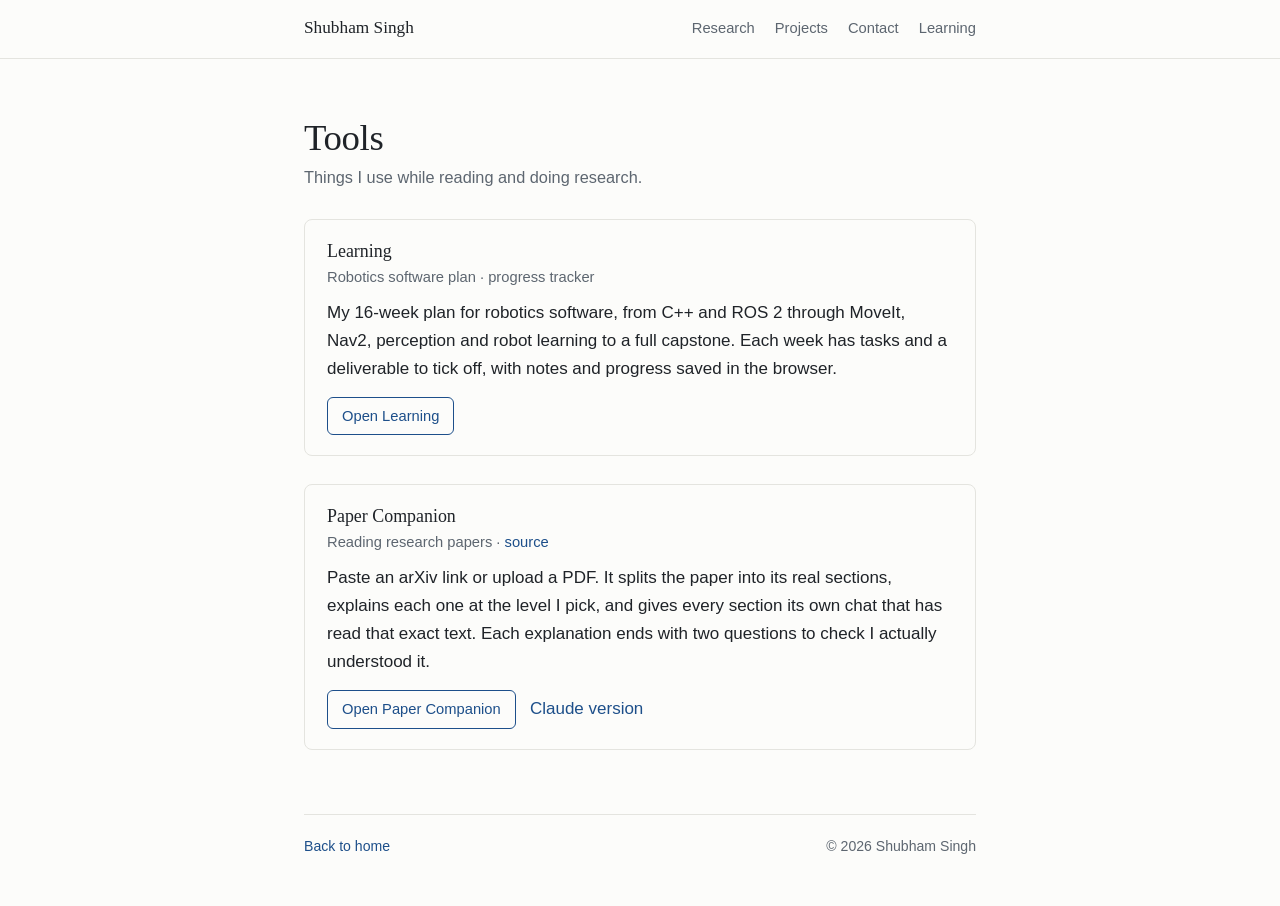
<file: tools/index.html>
<!DOCTYPE html>
<html lang="en">
<head>
  <meta charset="utf-8">
  <meta name="viewport" content="width=device-width, initial-scale=1">
  <title>Tools &middot; Shubham Singh</title>
  <meta name="robots" content="noindex, nofollow">
  <meta name="author" content="Shubham Singh">
  <link rel="icon" href="../favicon.svg" type="image/svg+xml">
  <link rel="stylesheet" href="../style.css?v=7">
</head>
<body>
  <nav class="topbar" aria-label="Sections">
    <div class="topbar-inner">
      <a class="brand" href="../">Shubham Singh</a>
      <div class="sections">
        <a href="../#research">Research</a>
        <a href="../#projects">Projects</a>
        <a href="../#contact">Contact</a>
        <a href="../learning/">Learning</a>
      </div>
    </div>
  </nav>
  <main>

    <header>
      <h1>Tools</h1>
      <p class="tagline">Things I use while reading and doing research.</p>
    </header>

    <section>
      <article class="tool">
        <h3><a href="../learning/">Learning</a></h3>
        <p class="meta">Robotics software plan &middot; progress tracker</p>
        <p>My 16-week plan for robotics software, from C++ and ROS 2 through MoveIt, Nav2, perception and robot learning to a full capstone. Each week has tasks and a deliverable to tick off, with notes and progress saved in the browser.</p>
        <p class="tool-actions"><a class="tool-open" href="../learning/">Open Learning</a></p>
      </article>

      <article class="tool">
        <h3><a href="../paper-companion/">Paper Companion</a></h3>
        <p class="meta">Reading research papers &middot; <a href="https://github.com/sudoberlin/paper-companion">source</a></p>
        <p>Paste an arXiv link or upload a PDF. It splits the paper into its real sections, explains each one at the level I pick, and gives every section its own chat that has read that exact text. Each explanation ends with two questions to check I actually understood it.</p>
        <p class="tool-actions"><a class="tool-open" href="../paper-companion/">Open Paper Companion</a> &nbsp; <a href="https://claude.ai/artifact/U8aq9Kkvq3FM3DCVxedkrP">Claude version</a></p>
      </article>
    </section>

    <footer>
      <p><a href="../">Back to home</a></p>
      <p>&copy; 2026 Shubham Singh</p>
    </footer>

  </main>
</body>
</html>
</file>
<file: style.css>
:root {
  --bg: #fcfcfa;
  --text: #1f2328;
  --muted: #5d6670;
  --rule: #e4e4df;
  --accent: #1d4f8a;
  --figure-bg: #ffffff;
  --serif: "Iowan Old Style", "Palatino Linotype", Palatino, "Book Antiqua", Georgia, serif;
  --sans: -apple-system, BlinkMacSystemFont, "Segoe UI", Helvetica, Arial, sans-serif;
}

@media (prefers-color-scheme: dark) {
  :root {
    --bg: #15171a;
    --text: #e6e6e3;
    --muted: #9aa1a9;
    --rule: #2c3036;
    --accent: #8fb8ea;
    --figure-bg: #ffffff;
  }
}

* { box-sizing: border-box; }

html { -webkit-text-size-adjust: 100%; scroll-behavior: smooth; scroll-padding-top: 72px; }

body {
  margin: 0;
  background: var(--bg);
  color: var(--text);
  font-family: var(--sans);
  font-size: 17px;
  line-height: 1.65;
  -webkit-font-smoothing: antialiased;
}

main {
  max-width: 720px;
  margin: 0 auto;
  padding: 56px 24px 48px;
}

/* Top bar */
.topbar {
  position: sticky;
  top: 0;
  z-index: 10;
  background: color-mix(in srgb, var(--bg) 88%, transparent);
  backdrop-filter: saturate(150%) blur(8px);
  -webkit-backdrop-filter: saturate(150%) blur(8px);
  border-bottom: 1px solid var(--rule);
}
.topbar-inner {
  max-width: 720px;
  margin: 0 auto;
  padding: 14px 24px;
  display: flex;
  align-items: center;
  justify-content: space-between;
  gap: 8px 24px;
  flex-wrap: wrap;
}
.brand {
  font-family: var(--serif);
  font-size: 1.08rem;
  color: var(--text);
}
.brand:hover { border-bottom-color: transparent; color: var(--accent); }
.sections { display: flex; flex-wrap: wrap; gap: 4px 20px; font-size: 0.92rem; }
.sections a { color: var(--muted); }
.sections a:hover { color: var(--accent); }

a {
  color: var(--accent);
  text-decoration: none;
  border-bottom: 1px solid transparent;
  transition: border-color 0.15s ease;
}
a:hover { border-bottom-color: currentColor; }

h1, h2, h3 { font-family: var(--serif); font-weight: 500; line-height: 1.25; }

h1 { font-size: 2.3rem; margin: 0 0 4px; letter-spacing: -0.01em; }

h2 {
  font-size: 1.3rem;
  margin: 56px 0 18px;
  padding-bottom: 8px;
  border-bottom: 1px solid var(--rule);
}

h3 { font-size: 1.12rem; margin: 0 0 2px; }
h3 a { color: var(--text); }
h3 a:hover { color: var(--accent); }

p { margin: 0 0 14px; }

/* Intro */
.intro {
  display: flex;
  align-items: center;
  gap: 32px;
  margin-bottom: 36px;
}
.portrait {
  width: 136px;
  height: 136px;
  border-radius: 50%;
  object-fit: cover;
  flex-shrink: 0;
  background: var(--rule);
}
.tagline { color: var(--muted); margin: 0 0 12px; font-size: 1.02rem; }
.links { display: flex; flex-wrap: wrap; gap: 6px 20px; font-size: 0.95rem; }

.about p:last-child { margin-bottom: 0; }

/* Interests */
.interests { list-style: none; padding: 0; margin: 0; }
.interests li { margin-bottom: 10px; color: var(--muted); }
.interests span {
  display: block;
  color: var(--text);
  font-weight: 600;
}

/* Research and projects */
.item { margin-bottom: 36px; }
.item:last-child { margin-bottom: 0; }
.meta { color: var(--muted); font-size: 0.92rem; margin-bottom: 10px; }
.item-links { font-size: 0.92rem; margin: 0; }

figure { margin: 22px 0; }
figure img {
  display: block;
  width: 100%;
  height: auto;
  background: var(--figure-bg);
  border: 1px solid var(--rule);
  border-radius: 6px;
}
figcaption { color: var(--muted); font-size: 0.88rem; margin-top: 10px; line-height: 1.55; }

/* Experience and education */
.timeline { list-style: none; padding: 0; margin: 0; }
.timeline li {
  display: grid;
  grid-template-columns: 112px 1fr;
  gap: 16px;
  margin-bottom: 18px;
}
.timeline li:last-child { margin-bottom: 0; }
.when { color: var(--muted); font-size: 0.92rem; padding-top: 1px; font-variant-numeric: tabular-nums; }
.timeline strong { font-weight: 600; }

/* Contact */
.contact { list-style: none; padding: 0; margin: 18px 0 0; }
.contact li {
  display: grid;
  grid-template-columns: 112px 1fr;
  gap: 16px;
  margin-bottom: 8px;
  overflow-wrap: anywhere;
}
.contact span { color: var(--muted); font-size: 0.92rem; padding-top: 1px; }

footer {
  margin-top: 64px;
  padding-top: 20px;
  border-top: 1px solid var(--rule);
  color: var(--muted);
  font-size: 0.88rem;
  display: flex;
  justify-content: space-between;
  flex-wrap: wrap;
  gap: 8px;
}
footer p { margin: 0; }

@media (max-width: 600px) {
  body { font-size: 16px; }
  main { padding-top: 36px; }
  html { scroll-padding-top: 96px; }
  .topbar-inner { padding: 10px 20px; }
  .sections { gap: 2px 12px; font-size: 0.82rem; }
  .wide-only { display: none; }
  .intro { flex-direction: column; align-items: flex-start; gap: 20px; }
  .portrait { width: 112px; height: 112px; }
  h1 { font-size: 2rem; }
  .timeline li, .contact li { grid-template-columns: 1fr; gap: 2px; }
  .contact li { margin-bottom: 12px; }
}

/* Tools page */
.tool {
  border: 1px solid var(--rule);
  border-radius: 8px;
  padding: 20px 22px;
  margin-top: 28px;
}
.tool-actions { margin: 4px 0 0; }
.tool-open {
  display: inline-block;
  padding: 6px 14px;
  border: 1px solid var(--accent);
  border-radius: 6px;
  font-size: 0.92rem;
}
.tool-open:hover { background: var(--accent); color: var(--bg); border-bottom-color: var(--accent); }

/* Learning page */
.muted { color: var(--muted); }
.small { font-size: 0.88rem; }
.progress-panel {
  border: 1px solid var(--rule);
  border-radius: 8px;
  padding: 18px 22px;
  margin-top: 28px;
}
.progress-head { display: flex; justify-content: space-between; flex-wrap: wrap; gap: 4px 16px; font-size: 0.95rem; margin-bottom: 8px; }
.bar { display: block; height: 8px; background: var(--rule); border-radius: 4px; overflow: hidden; }
.bar > span { display: block; height: 100%; width: 0; background: var(--accent); transition: width 0.25s ease; }
.phase-progress { list-style: none; padding: 0; margin: 16px 0 0; font-size: 0.88rem; }
.phase-progress li { display: grid; grid-template-columns: 1fr 120px 44px; align-items: center; gap: 12px; margin-bottom: 6px; }
.small-bar { height: 6px; }
.count { text-align: right; font-variant-numeric: tabular-nums; }
.progress-tools { display: flex; flex-wrap: wrap; gap: 8px; margin: 16px 0 6px; }
.progress-tools button, .import-label {
  font: inherit; font-size: 0.85rem; cursor: pointer;
  padding: 4px 12px; border-radius: 6px;
  border: 1px solid var(--rule); background: transparent; color: var(--text);
}
.progress-tools button:hover, .import-label:hover { border-color: var(--accent); color: var(--accent); }
.progress-tools .danger:hover { border-color: #c0392b; color: #c0392b; }
.note { color: var(--muted); font-size: 0.82rem; margin: 0; }
.phase-title { margin: 28px 0 10px; }
.week { border: 1px solid var(--rule); border-radius: 8px; margin-bottom: 10px; }
.week.current { border-color: var(--accent); }
.week summary {
  cursor: pointer; padding: 10px 16px; list-style: none;
  display: flex; justify-content: space-between; flex-wrap: wrap; gap: 2px 12px;
}
.week summary::-webkit-details-marker { display: none; }
.week-name { font-weight: 600; }
.week.complete .week-name::after { content: " \2713"; color: var(--accent); }
.week-meta { color: var(--muted); font-size: 0.85rem; font-variant-numeric: tabular-nums; }
.week-body { padding: 4px 16px 14px; border-top: 1px solid var(--rule); }
.check { display: grid; grid-template-columns: 22px 1fr; gap: 6px; align-items: start; padding: 5px 0; font-size: 0.95rem; cursor: pointer; }
.check input { margin-top: 6px; accent-color: var(--accent); }
.check input:checked + span { color: var(--muted); text-decoration: line-through; }
.check.deliverable span { font-weight: 600; }
.check.checkpoint { padding: 8px 0; border-bottom: 1px solid var(--rule); }
.math { margin: 8px 0 8px; }
.week textarea {
  width: 100%; font: inherit; font-size: 0.88rem; color: var(--text);
  background: transparent; border: 1px solid var(--rule); border-radius: 6px; padding: 8px 10px; resize: vertical;
}
.week textarea:focus { outline: none; border-color: var(--accent); }
@media (max-width: 600px) {
  .phase-progress li { grid-template-columns: 1fr 70px 40px; }
}

.res-title { font-size: 0.85rem; font-weight: 600; color: var(--muted); margin: 12px 0 4px; text-transform: uppercase; letter-spacing: 0.04em; }
.res { list-style: none; padding: 0; margin: 0 0 12px; font-size: 0.92rem; }
.res li { display: grid; grid-template-columns: 58px 1fr; gap: 8px; align-items: baseline; padding: 3px 0; }
.res-tag { font-size: 0.72rem; text-align: center; border: 1px solid var(--rule); border-radius: 4px; padding: 0 4px; color: var(--muted); }
.tag-video { border-color: color-mix(in srgb, #c0392b 45%, var(--rule)); }
.tag-docs { border-color: color-mix(in srgb, var(--accent) 45%, var(--rule)); }
.tag-paper, .tag-book, .tag-course { border-color: color-mix(in srgb, #8e6c1f 45%, var(--rule)); }
</file>
